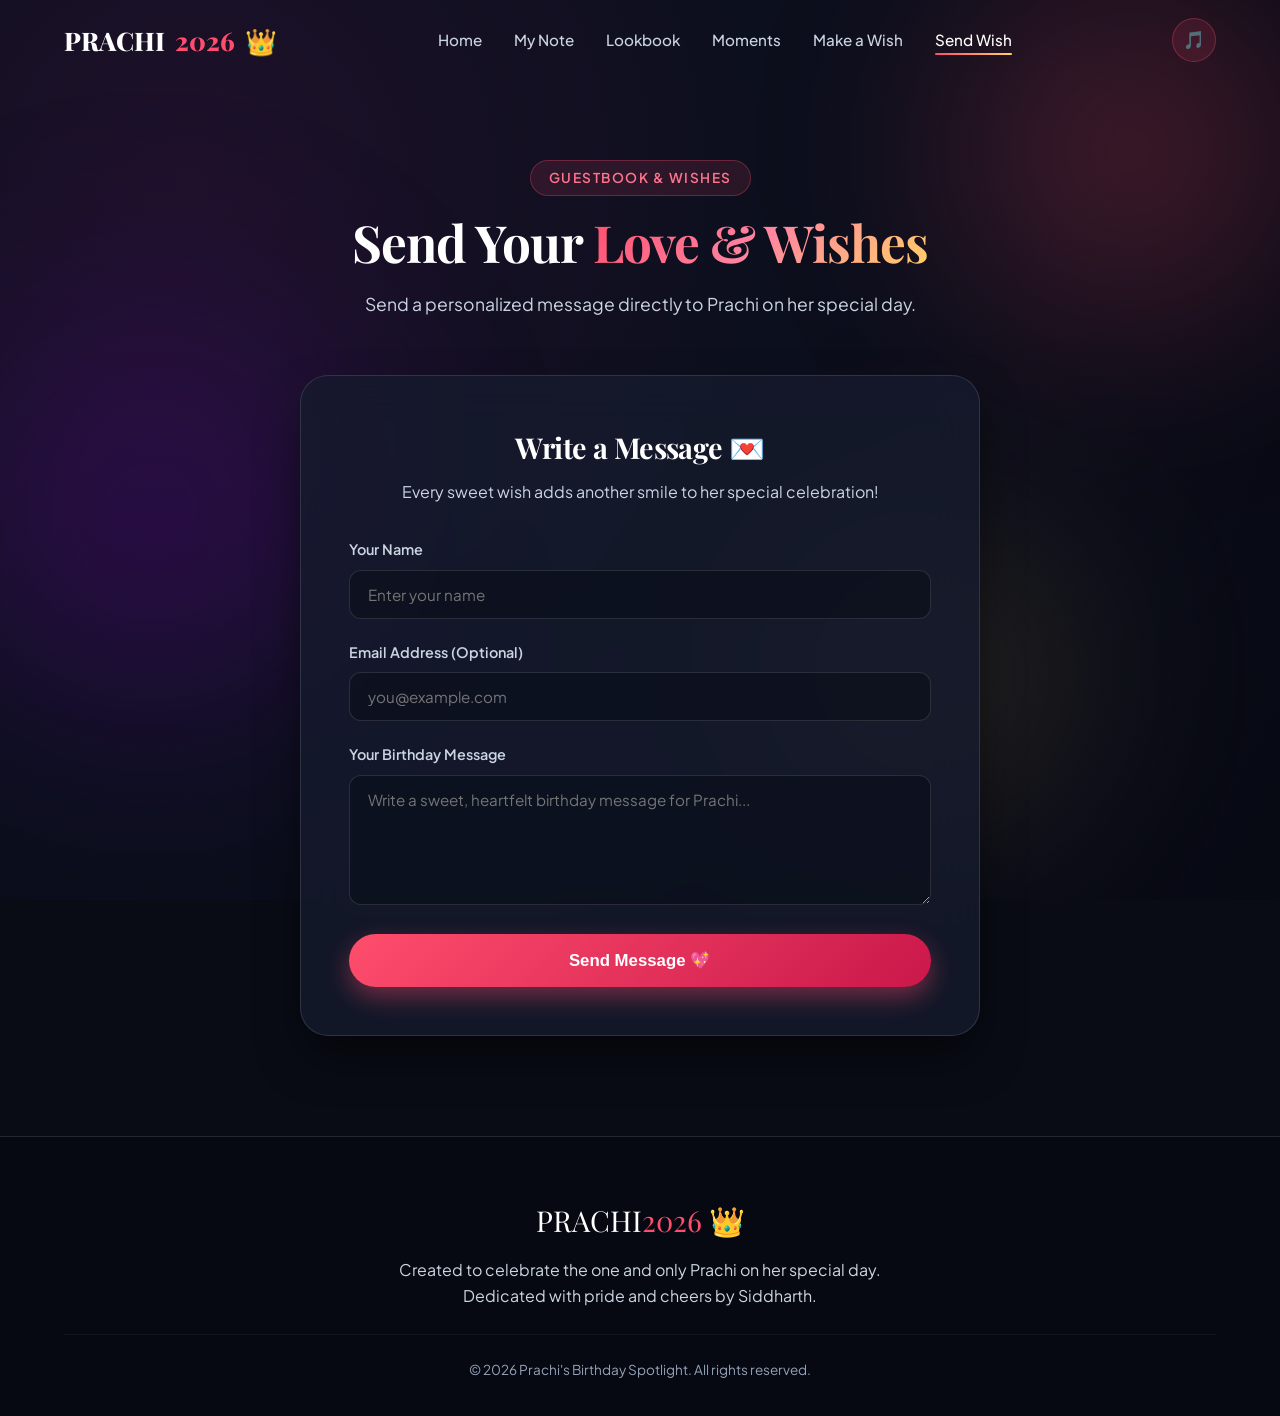
<file: contact.html>
<!DOCTYPE html>
<html lang="en">
<head>
  <meta charset="UTF-8">
  <meta name="viewport" content="width=device-width, initial-scale=1.0">
  <title>Send Birthday Wishes - Prachi's Birthday Celebration</title>
  <link rel="stylesheet" href="style.css">
  <script src="script.js" defer></script>
</head>
<body>

  <!-- Confetti Canvas -->
  <canvas id="confetti-canvas"></canvas>

  <!-- Ambient Glowing Atmosphere -->
  <div class="ambient-glow">
    <div class="glow-orb orb-1"></div>
    <div class="glow-orb orb-2"></div>
    <div class="glow-orb orb-3"></div>
  </div>

  <!-- Floating Balloons Container -->
  <div class="balloons-container" id="balloons"></div>

  <!-- Navigation Bar -->
  <nav class="navbar" id="navbar">
    <div class="container">
      <a href="index.html" class="nav-brand">
        PRACHI<span class="highlight">2026</span> <span class="brand-heart">👑</span>
      </a>

      <button class="nav-toggle" id="navToggle" aria-label="Toggle navigation menu">
        <span></span><span></span><span></span>
      </button>

      <ul class="nav-links" id="navLinks">
        <li><a href="index.html#home">Home</a></li>
        <li><a href="index.html#note">My Note</a></li>
        <li><a href="index.html#lookbook">Lookbook</a></li>
        <li><a href="index.html#moments">Moments</a></li>
        <li><a href="index.html#cake">Make a Wish</a></li>
        <li><a href="contact.html" class="active">Send Wish</a></li>
      </ul>

      <div class="nav-actions">
        <button class="music-toggle" id="musicToggle" aria-label="Toggle music" title="Play ambient melody">🎵</button>
      </div>
    </div>
  </nav>

  <div class="content-wrapper" style="padding-top: 60px;">

    <!-- Contact & Wishes Section -->
    <section class="contact-section">
      <div class="container">
        <div class="section-header">
          <span class="section-badge">Guestbook & Wishes</span>
          <h2 class="section-title">Send Your <span class="gradient-rose">Love & Wishes</span></h2>
          <p class="section-subtitle">Send a personalized message directly to Prachi on her special day.</p>
        </div>

        <div class="contact-card-box">
          <h3>Write a Message 💌</h3>
          <p class="form-intro">Every sweet wish adds another smile to her special celebration!</p>

          <form id="contactForm">
            <div class="form-group">
              <label for="name">Your Name</label>
              <input type="text" id="name" name="name" class="form-control" placeholder="Enter your name" required>
            </div>

            <div class="form-group">
              <label for="email">Email Address (Optional)</label>
              <input type="email" id="email" name="email" class="form-control" placeholder="you@example.com">
            </div>

            <div class="form-group">
              <label for="message">Your Birthday Message</label>
              <textarea id="message" name="message" class="form-control" placeholder="Write a sweet, heartfelt birthday message for Prachi..." required></textarea>
            </div>

            <button type="submit" class="submit-btn">Send Message 💖</button>
          </form>

          <div class="success-msg" id="successMsg">
            <div class="check-icon">✓</div>
            <h3>Message Sent!</h3>
            <p>Thank you so much for your wonderful wishes for Prachi!</p>
            <div style="margin-top: 20px;">
              <a href="index.html" class="btn btn-secondary" style="font-size: 0.9rem; padding: 10px 24px;">Back to Celebration 🌸</a>
            </div>
          </div>
        </div>
      </div>
    </section>

  </div>

  <!-- Footer -->
  <footer>
    <div class="container">
      <div class="footer-logo">
        PRACHI<span>2026</span> <span class="footer-heart">👑</span>
      </div>
      <p class="footer-text">
        Created to celebrate the one and only Prachi on her special day. Dedicated with pride and cheers by Siddharth.
      </p>
      <div class="footer-copyright">
        &copy; 2026 Prachi's Birthday Spotlight. All rights reserved.
      </div>
    </div>
  </footer>

</body>
</html>
</file>
<file: style.css>
@import url('https://fonts.googleapis.com/css2?family=Playfair+Display:ital,wght@0,400..900;1,400..900&family=Plus+Jakarta+Sans:wght@300;400;500;600;700;800&family=Great+Vibes&display=swap');

/* ==========================================================================
   CSS VARIABLES & DESIGN TOKENS
   ========================================================================== */
:root {
  --primary: #ff4d6d;
  --primary-rgb: 255, 77, 109;
  --primary-light: #ff758f;
  --primary-dark: #c9184a;
  
  --secondary: #ff85a1;
  --accent-gold: #ffd166;
  --accent-purple: #b5179e;
  --accent-lavender: #c77dff;
  
  --bg-deep: #090c15;
  --bg-gradient: radial-gradient(circle at 15% 20%, #1e112a 0%, #0c0f1d 45%, #070913 100%);
  --card-bg: rgba(22, 27, 46, 0.65);
  --glass: rgba(255, 255, 255, 0.05);
  --glass-hover: rgba(255, 255, 255, 0.09);
  --glass-border: rgba(255, 255, 255, 0.12);
  --glass-border-hover: rgba(255, 77, 109, 0.4);
  
  --text-main: #f8fafc;
  --text-muted: #cbd5e1;
  --text-dim: #94a3b8;
  
  --shadow-sm: 0 4px 14px rgba(0, 0, 0, 0.25);
  --shadow-md: 0 12px 30px -5px rgba(0, 0, 0, 0.45);
  --shadow-lg: 0 24px 50px -10px rgba(0, 0, 0, 0.65);
  --shadow-glow: 0 0 40px rgba(255, 77, 109, 0.25);
  --shadow-gold: 0 0 30px rgba(255, 209, 102, 0.3);
  
  --radius-sm: 10px;
  --radius-md: 18px;
  --radius-lg: 28px;
  --radius-pill: 9999px;
  
  --transition: all 0.35s cubic-bezier(0.25, 1, 0.5, 1);
  --font-body: 'Plus Jakarta Sans', system-ui, -apple-system, sans-serif;
  --font-heading: 'Playfair Display', Georgia, serif;
  --font-script: 'Great Vibes', cursive;
}

/* ==========================================================================
   RESET & BASE STYLES
   ========================================================================== */
*, *::before, *::after {
  margin: 0;
  padding: 0;
  box-sizing: border-box;
}

html {
  scroll-behavior: smooth;
  font-size: 16px;
}

body {
  font-family: var(--font-body);
  background: var(--bg-deep);
  background-image: var(--bg-gradient);
  background-attachment: fixed;
  color: var(--text-main);
  line-height: 1.65;
  min-height: 100vh;
  overflow-x: hidden;
  position: relative;
  -webkit-font-smoothing: antialiased;
}

/* Custom Scrollbar */
::-webkit-scrollbar {
  width: 10px;
}
::-webkit-scrollbar-track {
  background: #090c15;
}
::-webkit-scrollbar-thumb {
  background: linear-gradient(to bottom, var(--primary), var(--secondary));
  border-radius: var(--radius-pill);
}
::-webkit-scrollbar-thumb:hover {
  background: var(--primary-light);
}

/* Selection */
::selection {
  background: rgba(255, 77, 109, 0.35);
  color: #fff;
}

/* ==========================================================================
   AMBIENT BACKGROUND & PARTICLES
   ========================================================================== */
.ambient-glow {
  position: fixed;
  inset: 0;
  pointer-events: none;
  z-index: 0;
  overflow: hidden;
}

.glow-orb {
  position: absolute;
  border-radius: 50%;
  filter: blur(100px);
  opacity: 0.35;
  animation: floatOrb 18s ease-in-out infinite alternate;
}

.orb-1 {
  width: 500px;
  height: 500px;
  background: radial-gradient(circle, #ff4d6d, transparent 70%);
  top: -100px;
  right: -100px;
  animation-duration: 22s;
}

.orb-2 {
  width: 600px;
  height: 600px;
  background: radial-gradient(circle, #7209b7, transparent 70%);
  bottom: 10%;
  left: -150px;
  animation-duration: 26s;
  animation-delay: -5s;
}

.orb-3 {
  width: 450px;
  height: 450px;
  background: radial-gradient(circle, #ffd166, transparent 70%);
  top: 50%;
  right: 10%;
  opacity: 0.18;
  animation-duration: 20s;
  animation-delay: -10s;
}

@keyframes floatOrb {
  0% { transform: translate(0, 0) scale(1); }
  50% { transform: translate(60px, 40px) scale(1.1); }
  100% { transform: translate(-40px, 80px) scale(0.95); }
}

/* Floating canvas */
#confetti-canvas {
  position: fixed;
  top: 0;
  left: 0;
  width: 100vw;
  height: 100vh;
  pointer-events: none;
  z-index: 999;
}

/* Background floating balloons */
.balloons-container {
  position: fixed;
  inset: 0;
  pointer-events: none;
  z-index: 1;
  overflow: hidden;
}

.balloon {
  position: absolute;
  bottom: -100px;
  width: 34px;
  height: 44px;
  border-radius: 50% 50% 50% 50% / 60% 60% 40% 40%;
  opacity: 0.5;
  filter: drop-shadow(0 4px 10px rgba(0, 0, 0, 0.3));
  animation: floatUpwards linear infinite;
}

.balloon::after {
  content: '';
  position: absolute;
  bottom: -12px;
  left: 50%;
  transform: translateX(-50%);
  width: 2px;
  height: 14px;
  background: rgba(255, 255, 255, 0.4);
}

@keyframes floatUpwards {
  0% {
    transform: translateY(0) rotate(0deg) scale(0.8);
    opacity: 0;
  }
  10% {
    opacity: 0.65;
  }
  90% {
    opacity: 0.65;
  }
  100% {
    transform: translateY(-115vh) rotate(20deg) scale(1);
    opacity: 0;
  }
}

/* Content wrapper */
.content-wrapper {
  position: relative;
  z-index: 2;
  width: 100%;
}

.container {
  width: 100%;
  max-width: 1200px;
  margin: 0 auto;
  padding: 0 24px;
}

/* ==========================================================================
   TYPOGRAPHY & UTILITIES
   ========================================================================== */
h1, h2, h3, h4 {
  font-family: var(--font-heading);
  letter-spacing: -0.02em;
  font-weight: 700;
  color: #fff;
}

.script-text {
  font-family: var(--font-script);
  font-size: 2.2rem;
  color: var(--secondary);
  font-weight: 400;
}

.gradient-text {
  background: linear-gradient(135deg, #fff 20%, var(--secondary) 60%, var(--accent-gold) 100%);
  -webkit-background-clip: text;
  -webkit-text-fill-color: transparent;
  display: inline-block;
}

.gradient-rose {
  background: linear-gradient(135deg, #ff4d6d 0%, #ff85a1 50%, #ffd166 100%);
  -webkit-background-clip: text;
  -webkit-text-fill-color: transparent;
  display: inline-block;
}

/* Section Header */
.section-header {
  text-align: center;
  max-width: 720px;
  margin: 0 auto 56px;
}

.section-badge {
  display: inline-flex;
  align-items: center;
  gap: 8px;
  padding: 6px 18px;
  background: rgba(255, 77, 109, 0.12);
  border: 1px solid rgba(255, 77, 109, 0.3);
  border-radius: var(--radius-pill);
  font-size: 0.85rem;
  font-weight: 600;
  color: var(--primary-light);
  text-transform: uppercase;
  letter-spacing: 1.5px;
  margin-bottom: 16px;
  backdrop-filter: blur(8px);
}

.section-title {
  font-size: clamp(2.2rem, 5vw, 3.2rem);
  line-height: 1.2;
  margin-bottom: 16px;
}

.section-subtitle {
  font-size: 1.1rem;
  color: var(--text-muted);
  font-weight: 400;
}

section {
  padding: 100px 0;
  position: relative;
}

/* Glass Card */
.glass-panel {
  background: var(--card-bg);
  backdrop-filter: blur(20px);
  -webkit-backdrop-filter: blur(20px);
  border: 1px solid var(--glass-border);
  border-radius: var(--radius-lg);
  box-shadow: var(--shadow-md);
  transition: var(--transition);
}

.glass-panel:hover {
  border-color: var(--glass-border-hover);
  box-shadow: var(--shadow-glow);
}

/* Buttons */
.btn {
  display: inline-flex;
  align-items: center;
  justify-content: center;
  gap: 10px;
  padding: 14px 28px;
  font-family: var(--font-body);
  font-size: 0.95rem;
  font-weight: 700;
  border-radius: var(--radius-pill);
  text-decoration: none;
  cursor: pointer;
  border: none;
  transition: var(--transition);
  position: relative;
  overflow: hidden;
}

.btn-primary {
  background: linear-gradient(135deg, var(--primary) 0%, var(--primary-dark) 100%);
  color: #fff;
  box-shadow: 0 8px 24px rgba(255, 77, 109, 0.4);
}

.btn-primary:hover {
  transform: translateY(-3px) scale(1.02);
  box-shadow: 0 14px 32px rgba(255, 77, 109, 0.6);
  color: #fff;
}

.btn-secondary {
  background: rgba(255, 255, 255, 0.08);
  color: #fff;
  border: 1px solid var(--glass-border);
  backdrop-filter: blur(10px);
}

.btn-secondary:hover {
  background: rgba(255, 255, 255, 0.16);
  border-color: rgba(255, 255, 255, 0.3);
  transform: translateY(-3px);
  color: #fff;
}

.btn-group {
  display: flex;
  align-items: center;
  gap: 16px;
  flex-wrap: wrap;
}

/* ==========================================================================
   NAVIGATION BAR
   ========================================================================== */
.navbar {
  position: fixed;
  top: 0;
  left: 0;
  width: 100%;
  height: 80px;
  z-index: 1000;
  transition: var(--transition);
}

.navbar.scrolled {
  background: rgba(10, 14, 25, 0.85);
  backdrop-filter: blur(20px);
  -webkit-backdrop-filter: blur(20px);
  border-bottom: 1px solid var(--glass-border);
  height: 70px;
  box-shadow: 0 10px 30px rgba(0, 0, 0, 0.4);
}

.navbar .container {
  display: flex;
  justify-content: space-between;
  align-items: center;
  height: 100%;
}

.nav-brand {
  display: flex;
  align-items: center;
  gap: 10px;
  text-decoration: none;
  font-family: var(--font-heading);
  font-size: 1.6rem;
  font-weight: 800;
  color: #fff;
  transition: var(--transition);
}

.nav-brand .brand-heart {
  color: var(--primary);
  display: inline-block;
  animation: heartbeat 1.8s ease-in-out infinite;
}

.nav-brand span.highlight {
  color: var(--primary);
}

@keyframes heartbeat {
  0%, 100% { transform: scale(1); }
  25% { transform: scale(1.18); }
  50% { transform: scale(1); }
  75% { transform: scale(1.15); }
}

.nav-links {
  display: flex;
  align-items: center;
  gap: 32px;
  list-style: none;
}

.nav-links a {
  text-decoration: none;
  color: var(--text-muted);
  font-weight: 500;
  font-size: 0.95rem;
  transition: var(--transition);
  position: relative;
  padding: 6px 0;
}

.nav-links a::after {
  content: '';
  position: absolute;
  bottom: 0;
  left: 0;
  width: 0%;
  height: 2px;
  background: linear-gradient(90deg, var(--primary), var(--accent-gold));
  border-radius: 2px;
  transition: var(--transition);
}

.nav-links a:hover,
.nav-links a.active {
  color: #fff;
}

.nav-links a:hover::after,
.nav-links a.active::after {
  width: 100%;
}

.nav-actions {
  display: flex;
  align-items: center;
  gap: 12px;
}

/* Music Toggle Button */
.music-toggle {
  width: 44px;
  height: 44px;
  border-radius: 50%;
  background: rgba(255, 77, 109, 0.12);
  border: 1px solid rgba(255, 77, 109, 0.3);
  color: var(--primary-light);
  cursor: pointer;
  display: flex;
  align-items: center;
  justify-content: center;
  font-size: 1.1rem;
  transition: var(--transition);
  position: relative;
}

.music-toggle:hover {
  background: var(--primary);
  color: #fff;
  transform: rotate(15deg) scale(1.08);
  box-shadow: 0 0 20px rgba(255, 77, 109, 0.5);
}

.music-toggle.playing {
  background: var(--primary);
  color: #fff;
  box-shadow: 0 0 22px rgba(255, 77, 109, 0.7);
  animation: pulseGlow 2s infinite;
}

@keyframes pulseGlow {
  0%, 100% { box-shadow: 0 0 15px rgba(255, 77, 109, 0.5); }
  50% { box-shadow: 0 0 30px rgba(255, 77, 109, 0.9); }
}

/* Mobile Nav Toggle */
.nav-toggle {
  display: none;
  background: none;
  border: none;
  cursor: pointer;
  padding: 8px;
  flex-direction: column;
  gap: 6px;
  z-index: 1001;
}

.nav-toggle span {
  display: block;
  width: 24px;
  height: 2px;
  background: #fff;
  border-radius: 2px;
  transition: var(--transition);
}

.nav-toggle.open span:nth-child(1) {
  transform: translateY(8px) rotate(45deg);
}
.nav-toggle.open span:nth-child(2) {
  opacity: 0;
}
.nav-toggle.open span:nth-child(3) {
  transform: translateY(-8px) rotate(-45deg);
}

/* ==========================================================================
   HERO SECTION
   ========================================================================== */
.hero-section {
  min-height: 100vh;
  display: flex;
  align-items: center;
  justify-content: center;
  padding: 130px 0 80px;
  position: relative;
  text-align: center;
}

.hero-content {
  max-width: 900px;
  margin: 0 auto;
  position: relative;
  z-index: 2;
}

.hero-tag {
  display: inline-flex;
  align-items: center;
  gap: 10px;
  padding: 8px 24px;
  background: rgba(255, 77, 109, 0.15);
  border: 1px solid rgba(255, 77, 109, 0.35);
  border-radius: var(--radius-pill);
  font-size: 0.95rem;
  font-weight: 600;
  color: var(--primary-light);
  margin-bottom: 24px;
  backdrop-filter: blur(12px);
  animation: fadeInDown 1s ease;
}

.hero-title {
  font-size: clamp(3.2rem, 9vw, 6.2rem);
  line-height: 1.08;
  margin-bottom: 20px;
  animation: fadeInUp 1s ease 0.2s both;
}

.hero-from-pill {
  display: inline-flex;
  align-items: center;
  gap: 10px;
  background: rgba(255, 255, 255, 0.08);
  border: 1px solid var(--glass-border);
  padding: 10px 24px;
  border-radius: var(--radius-pill);
  font-size: 1.1rem;
  font-weight: 600;
  color: #fff;
  margin-bottom: 32px;
  backdrop-filter: blur(14px);
  animation: fadeInUp 1s ease 0.35s both;
}

.hero-from-pill .sender {
  color: var(--accent-gold);
}

.hero-card {
  background: rgba(18, 22, 38, 0.75);
  backdrop-filter: blur(24px);
  border: 1px solid rgba(255, 77, 109, 0.25);
  border-radius: var(--radius-lg);
  padding: 36px 40px;
  margin: 0 auto 40px;
  max-width: 760px;
  box-shadow: 0 20px 50px rgba(0, 0, 0, 0.5), var(--shadow-glow);
  position: relative;
  animation: fadeInUp 1s ease 0.5s both;
}

.hero-card::before {
  content: '“';
  font-family: var(--font-heading);
  position: absolute;
  top: -20px;
  left: 30px;
  font-size: 5rem;
  color: var(--primary);
  opacity: 0.35;
  line-height: 1;
}

.hero-quote {
  font-size: clamp(1.1rem, 2.8vw, 1.35rem);
  line-height: 1.8;
  color: #f1f5f9;
  font-style: italic;
  font-weight: 400;
  margin-bottom: 0;
}

.hero-actions {
  display: flex;
  justify-content: center;
  gap: 16px;
  margin-bottom: 48px;
  animation: fadeInUp 1s ease 0.65s both;
}

/* Countdown Bar */
.countdown-box {
  display: flex;
  align-items: center;
  justify-content: center;
  gap: 20px;
  padding: 20px 32px;
  background: rgba(18, 22, 38, 0.6);
  border: 1px solid var(--glass-border);
  border-radius: var(--radius-pill);
  max-width: 600px;
  margin: 0 auto;
  backdrop-filter: blur(16px);
  animation: fadeInUp 1s ease 0.8s both;
}

.countdown-cell {
  display: flex;
  flex-direction: column;
  align-items: center;
  min-width: 70px;
}

.countdown-cell .number {
  font-family: var(--font-heading);
  font-size: 2rem;
  font-weight: 800;
  color: var(--accent-gold);
  line-height: 1.1;
}

.countdown-cell .label {
  font-size: 0.75rem;
  font-weight: 600;
  text-transform: uppercase;
  letter-spacing: 1.2px;
  color: var(--text-dim);
}

.countdown-sep {
  font-size: 1.6rem;
  font-weight: 700;
  color: var(--primary);
  opacity: 0.6;
}

/* Animations */
@keyframes fadeInUp {
  from { opacity: 0; transform: translateY(30px); }
  to { opacity: 1; transform: translateY(0); }
}

@keyframes fadeInDown {
  from { opacity: 0; transform: translateY(-20px); }
  to { opacity: 1; transform: translateY(0); }
}

/* ==========================================================================
   LOVE LETTER / MESSAGE SECTION
   ========================================================================== */
.letter-section {
  position: relative;
}

.letter-wrapper {
  max-width: 820px;
  margin: 0 auto;
}

.letter-paper {
  position: relative;
  background: linear-gradient(135deg, rgba(30, 36, 60, 0.85) 0%, rgba(20, 24, 40, 0.95) 100%);
  border: 1px solid rgba(255, 77, 109, 0.25);
  border-radius: var(--radius-lg);
  padding: 60px 50px;
  box-shadow: 0 25px 60px rgba(0, 0, 0, 0.6), 0 0 40px rgba(255, 77, 109, 0.15);
  overflow: hidden;
}

.letter-paper::before {
  content: '';
  position: absolute;
  top: 0;
  left: 0;
  right: 0;
  height: 4px;
  background: linear-gradient(90deg, var(--primary), var(--secondary), var(--accent-gold));
}

.letter-stamp {
  position: absolute;
  top: 35px;
  right: 35px;
  width: 72px;
  height: 72px;
  border-radius: 50%;
  border: 2px dashed rgba(255, 209, 102, 0.6);
  display: flex;
  align-items: center;
  justify-content: center;
  color: var(--accent-gold);
  font-size: 2rem;
  transform: rotate(12deg);
  background: rgba(255, 209, 102, 0.06);
}

.letter-salutation {
  font-family: var(--font-heading);
  font-size: 1.8rem;
  color: var(--secondary);
  margin-bottom: 24px;
}

.letter-body {
  font-size: 1.15rem;
  line-height: 1.9;
  color: #e2e8f0;
  margin-bottom: 32px;
}

.letter-body p {
  margin-bottom: 18px;
}

.letter-signature {
  text-align: right;
  margin-top: 40px;
}

.letter-sign-text {
  font-size: 1rem;
  color: var(--text-dim);
}

.letter-sign-name {
  font-family: var(--font-script);
  font-size: 2.8rem;
  color: var(--accent-gold);
  line-height: 1.2;
}

/* ==========================================================================
   PHOTO MEMORIES (POLAROID & GRID)
   ========================================================================== */
.gallery-section {
  position: relative;
}

.gallery-grid {
  display: grid;
  grid-template-columns: repeat(auto-fit, minmax(260px, 1fr));
  gap: 28px;
  margin-top: 20px;
}

.polaroid-card {
  background: rgba(255, 255, 255, 0.05);
  border: 1px solid var(--glass-border);
  border-radius: 16px;
  padding: 16px 16px 20px;
  cursor: pointer;
  transition: var(--transition);
  position: relative;
  display: flex;
  flex-direction: column;
}

.polaroid-card:hover {
  transform: translateY(-10px) scale(1.02);
  border-color: var(--glass-border-hover);
  box-shadow: 0 20px 40px rgba(0, 0, 0, 0.5), 0 0 25px rgba(255, 77, 109, 0.3);
  background: rgba(255, 255, 255, 0.08);
}

.polaroid-media {
  position: relative;
  width: 100%;
  aspect-ratio: 4 / 5;
  border-radius: 12px;
  overflow: hidden;
  background: #111524;
}

.polaroid-media img {
  width: 100%;
  height: 100%;
  object-fit: cover;
  transition: transform 0.6s cubic-bezier(0.25, 1, 0.5, 1);
}

.polaroid-card:hover .polaroid-media img {
  transform: scale(1.08);
}

.polaroid-badge {
  position: absolute;
  top: 12px;
  left: 12px;
  background: rgba(10, 14, 25, 0.7);
  backdrop-filter: blur(8px);
  border: 1px solid rgba(255, 255, 255, 0.15);
  border-radius: var(--radius-pill);
  padding: 4px 12px;
  font-size: 0.75rem;
  font-weight: 600;
  color: var(--primary-light);
  display: flex;
  align-items: center;
  gap: 6px;
}

.polaroid-zoom-hint {
  position: absolute;
  bottom: 12px;
  right: 12px;
  width: 36px;
  height: 36px;
  border-radius: 50%;
  background: rgba(255, 77, 109, 0.85);
  color: #fff;
  display: flex;
  align-items: center;
  justify-content: center;
  opacity: 0;
  transform: scale(0.7);
  transition: var(--transition);
}

.polaroid-card:hover .polaroid-zoom-hint {
  opacity: 1;
  transform: scale(1);
}

.polaroid-caption {
  margin-top: 14px;
  text-align: center;
}

.polaroid-title {
  font-size: 1.05rem;
  font-weight: 700;
  color: #fff;
  margin-bottom: 4px;
}

.polaroid-desc {
  font-size: 0.85rem;
  color: var(--text-dim);
}

/* ==========================================================================
   VIDEO MOMENTS SECTION
   ========================================================================== */
.moments-section {
  position: relative;
}

.video-grid {
  display: grid;
  grid-template-columns: repeat(auto-fit, minmax(280px, 1fr));
  gap: 24px;
}

.video-card {
  background: var(--card-bg);
  border: 1px solid var(--glass-border);
  border-radius: var(--radius-md);
  overflow: hidden;
  transition: var(--transition);
  position: relative;
  display: flex;
  flex-direction: column;
}

.video-card:hover {
  transform: translateY(-8px);
  border-color: var(--primary);
  box-shadow: 0 16px 36px rgba(0, 0, 0, 0.5), 0 0 25px rgba(255, 77, 109, 0.25);
}

.video-container {
  position: relative;
  width: 100%;
  aspect-ratio: 9 / 16;
  max-height: 480px;
  background: #000;
  overflow: hidden;
}

.video-container video {
  width: 100%;
  height: 100%;
  object-fit: cover;
  display: block;
}

.video-info {
  order: -1;
  padding: 18px 20px;
  background: rgba(18, 22, 38, 0.9);
}

.video-title {
  font-size: 1.1rem;
  font-weight: 700;
  color: #fff;
  margin-bottom: 4px;
  display: flex;
  align-items: center;
  gap: 8px;
}

.video-desc {
  font-size: 0.85rem;
  color: var(--text-muted);
}

/* ==========================================================================
   INTERACTIVE BIRTHDAY CAKE & WISH CANDLE
   ========================================================================== */
.cake-section {
  text-align: center;
}

.cake-wrapper {
  max-width: 600px;
  margin: 0 auto;
  padding: 50px 30px;
  background: linear-gradient(135deg, rgba(25, 30, 52, 0.75), rgba(16, 20, 36, 0.85));
  border: 1px solid rgba(255, 209, 102, 0.3);
  border-radius: var(--radius-lg);
  box-shadow: var(--shadow-lg), var(--shadow-gold);
  position: relative;
}

.cake-instructions {
  font-size: 1.1rem;
  color: var(--accent-gold);
  font-weight: 600;
  margin-bottom: 30px;
  display: inline-flex;
  align-items: center;
  gap: 10px;
}

/* Pure CSS Cake */
.cake-stage {
  position: relative;
  width: 240px;
  height: 220px;
  margin: 0 auto 30px;
  cursor: pointer;
  user-select: none;
}

.cake-plate {
  position: absolute;
  bottom: 0;
  left: 50%;
  transform: translateX(-50%);
  width: 240px;
  height: 16px;
  background: linear-gradient(to right, #e2e8f0, #94a3b8);
  border-radius: 12px;
  box-shadow: 0 10px 25px rgba(0, 0, 0, 0.5);
}

.cake-bottom-tier {
  position: absolute;
  bottom: 16px;
  left: 50%;
  transform: translateX(-50%);
  width: 190px;
  height: 70px;
  background: linear-gradient(135deg, #ff4d6d, #c9184a);
  border-radius: 16px 16px 6px 6px;
  box-shadow: inset 0 8px 0 rgba(255, 255, 255, 0.25);
}

.cake-bottom-tier::after {
  content: '';
  position: absolute;
  top: 0;
  left: 0;
  right: 0;
  height: 16px;
  background: #fff;
  border-radius: 16px 16px 20px 20px;
  box-shadow: 0 4px 8px rgba(0, 0, 0, 0.15);
}

.cake-top-tier {
  position: absolute;
  bottom: 86px;
  left: 50%;
  transform: translateX(-50%);
  width: 130px;
  height: 60px;
  background: linear-gradient(135deg, #ff85a1, #ff4d6d);
  border-radius: 14px 14px 6px 6px;
  box-shadow: inset 0 6px 0 rgba(255, 255, 255, 0.25);
}

.cake-top-tier::after {
  content: '';
  position: absolute;
  top: 0;
  left: 0;
  right: 0;
  height: 14px;
  background: #fff;
  border-radius: 14px 14px 18px 18px;
}

/* Candle */
.cake-candle {
  position: absolute;
  bottom: 146px;
  left: 50%;
  transform: translateX(-50%);
  width: 12px;
  height: 38px;
  background: repeating-linear-gradient(
    45deg,
    #ffd166,
    #ffd166 6px,
    #ff4d6d 6px,
    #ff4d6d 12px
  );
  border-radius: 4px;
}

/* Candle Wick & Flame */
.cake-wick {
  position: absolute;
  top: -6px;
  left: 50%;
  transform: translateX(-50%);
  width: 2px;
  height: 6px;
  background: #333;
}

.candle-flame {
  position: absolute;
  top: -26px;
  left: 50%;
  transform: translateX(-50%);
  width: 16px;
  height: 24px;
  background: radial-gradient(ellipse at bottom, #ffd166 0%, #ff5400 60%, transparent 90%);
  border-radius: 50% 50% 35% 35%;
  filter: drop-shadow(0 0 12px #ffb703);
  animation: flicker 1.2s ease-in-out infinite alternate;
  transition: opacity 0.5s ease, transform 0.5s ease;
}

@keyframes flicker {
  0% { transform: translateX(-50%) scale(1) rotate(-2deg); }
  50% { transform: translateX(-50%) scale(1.15) rotate(3deg); }
  100% { transform: translateX(-50%) scale(0.95) rotate(-1deg); }
}

.candle-flame.blown-out {
  opacity: 0;
  transform: translateX(-50%) translateY(-15px) scale(0.3);
}

/* Wish message revealed on blowout */
.cake-wish-banner {
  display: none;
  background: rgba(255, 209, 102, 0.15);
  border: 1px solid rgba(255, 209, 102, 0.4);
  border-radius: var(--radius-md);
  padding: 24px;
  margin-top: 24px;
  animation: popIn 0.6s cubic-bezier(0.175, 0.885, 0.32, 1.275);
}

.cake-wish-banner.active {
  display: block;
}

.cake-wish-banner h3 {
  color: var(--accent-gold);
  font-size: 1.6rem;
  margin-bottom: 8px;
}

.cake-wish-banner p {
  color: #fff;
  font-size: 1.05rem;
}

@keyframes popIn {
  from { opacity: 0; transform: scale(0.85); }
  to { opacity: 1; transform: scale(1); }
}

/* ==========================================================================
   REASONS / WISHES GRID
   ========================================================================== */
.reasons-section {
  position: relative;
}

.reasons-grid {
  display: grid;
  grid-template-columns: repeat(auto-fit, minmax(280px, 1fr));
  gap: 24px;
}

.reason-card {
  background: var(--card-bg);
  border: 1px solid var(--glass-border);
  border-radius: var(--radius-md);
  padding: 32px 28px;
  position: relative;
  transition: var(--transition);
}

.reason-card:hover {
  transform: translateY(-8px);
  border-color: var(--primary);
  box-shadow: 0 16px 36px rgba(0, 0, 0, 0.5), 0 0 25px rgba(255, 77, 109, 0.2);
}

.reason-icon {
  width: 56px;
  height: 56px;
  border-radius: 14px;
  background: rgba(255, 77, 109, 0.15);
  border: 1px solid rgba(255, 77, 109, 0.3);
  display: flex;
  align-items: center;
  justify-content: center;
  font-size: 1.6rem;
  margin-bottom: 20px;
}

.reason-title {
  font-size: 1.25rem;
  font-weight: 700;
  color: #fff;
  margin-bottom: 12px;
}

.reason-desc {
  font-size: 0.95rem;
  color: var(--text-muted);
  line-height: 1.7;
}

/* ==========================================================================
   CONTACT & WISHES GUESTBOOK FORM
   ========================================================================== */
.contact-section {
  position: relative;
}

.contact-card-box {
  max-width: 680px;
  margin: 0 auto;
  background: rgba(22, 27, 46, 0.8);
  border: 1px solid var(--glass-border);
  border-radius: var(--radius-lg);
  padding: 48px;
  box-shadow: var(--shadow-lg);
  backdrop-filter: blur(24px);
}

.contact-card-box h3 {
  font-size: 1.8rem;
  margin-bottom: 8px;
  text-align: center;
}

.contact-card-box .form-intro {
  text-align: center;
  color: var(--text-muted);
  margin-bottom: 32px;
}

.form-group {
  margin-bottom: 22px;
}

.form-group label {
  display: block;
  font-size: 0.9rem;
  font-weight: 600;
  color: var(--text-muted);
  margin-bottom: 8px;
}

.form-control {
  width: 100%;
  padding: 14px 18px;
  background: rgba(10, 14, 25, 0.6);
  border: 1px solid var(--glass-border);
  border-radius: 12px;
  color: #fff;
  font-family: var(--font-body);
  font-size: 0.95rem;
  transition: var(--transition);
}

.form-control:focus {
  outline: none;
  border-color: var(--primary);
  background: rgba(10, 14, 25, 0.85);
  box-shadow: 0 0 0 4px rgba(255, 77, 109, 0.15);
}

textarea.form-control {
  resize: vertical;
  min-height: 130px;
}

.submit-btn {
  width: 100%;
  padding: 16px;
  font-size: 1.05rem;
  font-weight: 700;
  border-radius: var(--radius-pill);
  background: linear-gradient(135deg, var(--primary) 0%, var(--primary-dark) 100%);
  color: #fff;
  border: none;
  cursor: pointer;
  transition: var(--transition);
  box-shadow: 0 10px 25px rgba(255, 77, 109, 0.4);
}

.submit-btn:hover {
  transform: translateY(-2px);
  box-shadow: 0 14px 32px rgba(255, 77, 109, 0.6);
}

/* Form Success Banner */
.success-msg {
  display: none;
  text-align: center;
  padding: 30px;
  background: rgba(76, 175, 80, 0.15);
  border: 1px solid rgba(76, 175, 80, 0.4);
  border-radius: var(--radius-md);
  margin-top: 24px;
}

.success-msg.show {
  display: block;
  animation: popIn 0.5s ease;
}

.success-msg .check-icon {
  width: 50px;
  height: 50px;
  border-radius: 50%;
  background: #4caf50;
  color: #fff;
  display: flex;
  align-items: center;
  justify-content: center;
  font-size: 1.8rem;
  margin: 0 auto 16px;
}

/* ==========================================================================
   LIGHTBOX MODAL
   ========================================================================== */
.lightbox-modal {
  position: fixed;
  inset: 0;
  background: rgba(5, 7, 15, 0.95);
  backdrop-filter: blur(20px);
  z-index: 2000;
  display: none;
  align-items: center;
  justify-content: center;
  padding: 30px;
  opacity: 0;
  transition: opacity 0.3s ease;
}

.lightbox-modal.active {
  display: flex;
  opacity: 1;
}

.lightbox-content {
  position: relative;
  max-width: 900px;
  max-height: 85vh;
  display: flex;
  flex-direction: column;
  align-items: center;
}

.lightbox-content img {
  max-width: 100%;
  max-height: 75vh;
  object-fit: contain;
  border-radius: 12px;
  box-shadow: 0 20px 60px rgba(0, 0, 0, 0.8);
  border: 1px solid rgba(255, 255, 255, 0.15);
}

.lightbox-caption {
  margin-top: 16px;
  color: #fff;
  font-size: 1.1rem;
  font-weight: 600;
  text-align: center;
}

.lightbox-close {
  position: absolute;
  top: 20px;
  right: 25px;
  width: 44px;
  height: 44px;
  border-radius: 50%;
  background: rgba(255, 255, 255, 0.1);
  border: 1px solid rgba(255, 255, 255, 0.2);
  color: #fff;
  font-size: 1.5rem;
  cursor: pointer;
  display: flex;
  align-items: center;
  justify-content: center;
  transition: var(--transition);
}

.lightbox-close:hover {
  background: var(--primary);
  transform: rotate(90deg);
}

/* ==========================================================================
   FOOTER
   ========================================================================== */
footer {
  background: rgba(7, 9, 18, 0.95);
  border-top: 1px solid var(--glass-border);
  padding: 60px 0 35px;
  text-align: center;
  position: relative;
  z-index: 10;
}

.footer-logo {
  font-family: var(--font-heading);
  font-size: 1.8rem;
  color: #fff;
  margin-bottom: 12px;
}

.footer-logo span {
  color: var(--primary);
}

.footer-text {
  color: var(--text-muted);
  font-size: 1rem;
  max-width: 500px;
  margin: 0 auto 24px;
}

.footer-heart {
  color: var(--primary);
  display: inline-block;
  animation: heartbeat 1.5s infinite;
}

.footer-copyright {
  color: var(--text-dim);
  font-size: 0.85rem;
  border-top: 1px solid rgba(255, 255, 255, 0.05);
  padding-top: 24px;
}

/* ==========================================================================
   RESPONSIVE DESIGN (MEDIA QUERIES)
   ========================================================================== */
@media (max-width: 992px) {
  .hero-section {
    padding: 120px 0 60px;
  }
  .gallery-grid {
    grid-template-columns: repeat(2, 1fr);
  }
}

@media (max-width: 768px) {
  .nav-toggle {
    display: flex;
  }
  
  .nav-links {
    position: fixed;
    top: 80px;
    left: 0;
    width: 100%;
    background: rgba(9, 12, 21, 0.96);
    backdrop-filter: blur(24px);
    -webkit-backdrop-filter: blur(24px);
    flex-direction: column;
    padding: 36px 20px;
    gap: 20px;
    border-bottom: 1px solid var(--glass-border);
    transform: translateY(-150%);
    transition: transform 0.4s cubic-bezier(0.25, 1, 0.5, 1);
  }

  .nav-links.active {
    transform: translateY(0);
  }

  .hero-title {
    font-size: 2.8rem;
  }

  .hero-card {
    padding: 24px 20px;
  }

  .letter-paper {
    padding: 40px 24px;
  }

  .letter-stamp {
    width: 54px;
    height: 54px;
    font-size: 1.5rem;
    top: 20px;
    right: 20px;
  }

  .gallery-grid {
    grid-template-columns: 1fr;
  }

  .countdown-box {
    gap: 12px;
    padding: 16px 20px;
  }

  .countdown-cell {
    min-width: 55px;
  }

  .countdown-cell .number {
    font-size: 1.6rem;
  }

  .contact-card-box {
    padding: 32px 20px;
  }
}

/* ==========================================================================
   COUNTDOWN COVER PAGE
   ========================================================================== */
.cover-page {
  position: fixed;
  inset: 0;
  width: 100vw;
  height: 100vh;
  background: radial-gradient(circle at 50% 25%, #24143a 0%, #0c0f1d 55%, #05070f 100%);
  z-index: 10000;
  display: flex;
  align-items: center;
  justify-content: center;
  padding: 24px;
  text-align: center;
  transition: opacity 0.8s cubic-bezier(0.4, 0, 0.2, 1), 
              visibility 0.8s cubic-bezier(0.4, 0, 0.2, 1),
              transform 0.8s cubic-bezier(0.4, 0, 0.2, 1);
  overflow: hidden;
}

.cover-page.hidden {
  opacity: 0;
  visibility: hidden;
  transform: scale(1.05);
  pointer-events: none;
}

.cover-ambient-glow {
  position: absolute;
  inset: 0;
  pointer-events: none;
  overflow: hidden;
}

.cover-content {
  position: relative;
  z-index: 2;
  max-width: 760px;
  width: 100%;
  animation: coverPop 0.9s cubic-bezier(0.16, 1, 0.3, 1);
}

@keyframes coverPop {
  from { opacity: 0; transform: scale(0.92) translateY(20px); }
  to { opacity: 1; transform: scale(1) translateY(0); }
}

.cover-badge {
  display: inline-flex;
  align-items: center;
  gap: 8px;
  padding: 8px 22px;
  background: rgba(255, 77, 109, 0.15);
  border: 1px solid rgba(255, 77, 109, 0.35);
  border-radius: var(--radius-pill);
  font-size: 0.85rem;
  font-weight: 700;
  letter-spacing: 2px;
  color: var(--primary-light);
  margin-bottom: 24px;
  backdrop-filter: blur(12px);
}

.cover-title {
  font-size: clamp(2.5rem, 6.5vw, 4.4rem);
  line-height: 1.12;
  margin-bottom: 16px;
}

.cover-subtitle {
  font-size: 1.15rem;
  color: var(--text-muted);
  margin-bottom: 36px;
  max-width: 520px;
  margin-left: auto;
  margin-right: auto;
}

.cover-countdown {
  display: flex;
  align-items: center;
  justify-content: center;
  gap: 16px;
  padding: 24px 32px;
  background: rgba(20, 25, 45, 0.75);
  border: 1px solid rgba(255, 209, 102, 0.35);
  border-radius: 24px;
  box-shadow: 0 25px 60px rgba(0, 0, 0, 0.65), 0 0 35px rgba(255, 77, 109, 0.25);
  backdrop-filter: blur(20px);
  max-width: 600px;
  margin: 0 auto 30px;
}

.cover-countdown-cell {
  display: flex;
  flex-direction: column;
  align-items: center;
  min-width: 75px;
}

.cover-number {
  font-family: var(--font-heading);
  font-size: clamp(2.4rem, 6vw, 3.8rem);
  font-weight: 800;
  color: var(--accent-gold);
  line-height: 1;
  text-shadow: 0 0 25px rgba(255, 209, 102, 0.45);
}

.cover-label {
  font-size: 0.8rem;
  font-weight: 700;
  text-transform: uppercase;
  letter-spacing: 1.5px;
  color: var(--text-dim);
  margin-top: 8px;
}

.cover-sep {
  font-size: 2.2rem;
  font-weight: 700;
  color: var(--primary);
  opacity: 0.7;
}

.cover-message {
  font-size: 1.05rem;
  color: var(--accent-gold);
  font-weight: 600;
  margin-bottom: 30px;
  letter-spacing: 0.5px;
}

.cover-enter-btn {
  font-size: 1.1rem;
  padding: 16px 38px;
  cursor: pointer;
  box-shadow: 0 10px 30px rgba(255, 77, 109, 0.5), 0 0 30px rgba(255, 77, 109, 0.3);
}

.cover-enter-btn:hover {
  transform: translateY(-3px) scale(1.03);
  box-shadow: 0 16px 40px rgba(255, 77, 109, 0.7), 0 0 40px rgba(255, 77, 109, 0.4);
}

@media (max-width: 768px) {
  .cover-countdown {
    gap: 8px;
    padding: 16px 18px;
  }
  .cover-countdown-cell {
    min-width: 50px;
  }
  .cover-number {
    font-size: 2rem;
  }
  .cover-sep {
    font-size: 1.5rem;
  }
  .cover-title {
    font-size: 2.2rem;
  }
}

/* Locked Cover Button & Shake Animation */
.cover-enter-btn.locked {
  background: rgba(255, 255, 255, 0.08) !important;
  color: var(--text-dim) !important;
  border: 1px solid rgba(255, 255, 255, 0.15) !important;
  cursor: not-allowed !important;
  box-shadow: none !important;
  opacity: 0.75;
}

.cover-enter-btn.locked:hover {
  transform: none !important;
  box-shadow: none !important;
}

.cover-countdown.shake {
  animation: lockShake 0.45s ease-in-out;
}

@keyframes lockShake {
  0%, 100% { transform: translateX(0); }
  20%, 60% { transform: translateX(-10px); }
  40%, 80% { transform: translateX(10px); }
}

.cover-lock-notice {
  font-size: 0.95rem;
  color: var(--primary-light);
  min-height: 24px;
  margin-top: 14px;
  font-weight: 600;
  transition: opacity 0.3s ease;
}

/* ==========================================================================
   FLOATING MUSIC PLAYER PILL
   ========================================================================== */
.floating-music-btn {
  position: fixed;
  bottom: 24px;
  right: 24px;
  z-index: 9999;
  display: flex;
  align-items: center;
  gap: 10px;
  padding: 12px 20px;
  background: rgba(18, 22, 38, 0.85);
  backdrop-filter: blur(20px);
  -webkit-backdrop-filter: blur(20px);
  border: 1px solid rgba(255, 77, 109, 0.35);
  border-radius: var(--radius-pill);
  color: #fff;
  font-family: var(--font-body);
  font-size: 0.88rem;
  font-weight: 600;
  cursor: pointer;
  box-shadow: 0 10px 30px rgba(0, 0, 0, 0.5), 0 0 20px rgba(255, 77, 109, 0.25);
  transition: var(--transition);
  user-select: none;
}

.floating-music-btn:hover {
  background: rgba(25, 30, 52, 0.95);
  border-color: var(--primary);
  transform: translateY(-3px) scale(1.03);
  box-shadow: 0 14px 35px rgba(0, 0, 0, 0.6), 0 0 25px rgba(255, 77, 109, 0.45);
}

.floating-music-btn.playing {
  border-color: var(--primary);
  box-shadow: 0 10px 30px rgba(255, 77, 109, 0.35), 0 0 25px rgba(255, 77, 109, 0.4);
}

.floating-music-btn .music-icon {
  font-size: 1.15rem;
  display: inline-block;
  transition: transform 0.3s ease;
}

.floating-music-btn.playing .music-icon {
  animation: musicIconBounce 1.5s ease-in-out infinite;
}

@keyframes musicIconBounce {
  0%, 100% { transform: rotate(0deg) scale(1); }
  25% { transform: rotate(-12deg) scale(1.1); }
  75% { transform: rotate(12deg) scale(1.1); }
}

.floating-music-btn .music-bars {
  display: flex;
  align-items: flex-end;
  gap: 3px;
  height: 16px;
}

.floating-music-btn .music-bars span {
  width: 3px;
  height: 4px;
  background: var(--primary-light);
  border-radius: 2px;
  transition: height 0.2s ease;
}

.floating-music-btn.playing .music-bars span:nth-child(1) {
  animation: soundBar 0.9s ease-in-out infinite alternate;
}
.floating-music-btn.playing .music-bars span:nth-child(2) {
  animation: soundBar 1.2s ease-in-out infinite 0.2s alternate;
}
.floating-music-btn.playing .music-bars span:nth-child(3) {
  animation: soundBar 0.8s ease-in-out infinite 0.4s alternate;
}

@keyframes soundBar {
  0% { height: 4px; }
  100% { height: 16px; }
}

@media (max-width: 768px) {
  .floating-music-btn {
    bottom: 18px;
    right: 18px;
    padding: 10px 16px;
    font-size: 0.8rem;
  }
  .floating-music-btn .music-text {
    display: none; /* Icon and soundbars on small screens */
  }
}

/* Music Status Pill inside Floating Player */
.floating-music-btn .music-status {
  padding: 3px 10px;
  border-radius: 12px;
  font-size: 0.74rem;
  font-weight: 700;
  text-transform: uppercase;
  letter-spacing: 0.8px;
  transition: var(--transition);
}

.floating-music-btn.playing .music-status {
  background: rgba(255, 77, 109, 0.28);
  color: #ff758f;
  border: 1px solid rgba(255, 77, 109, 0.45);
}

.floating-music-btn:not(.playing) .music-status {
  background: rgba(255, 255, 255, 0.12);
  color: var(--text-dim);
  border: 1px solid rgba(255, 255, 255, 0.15);
}
</file>
